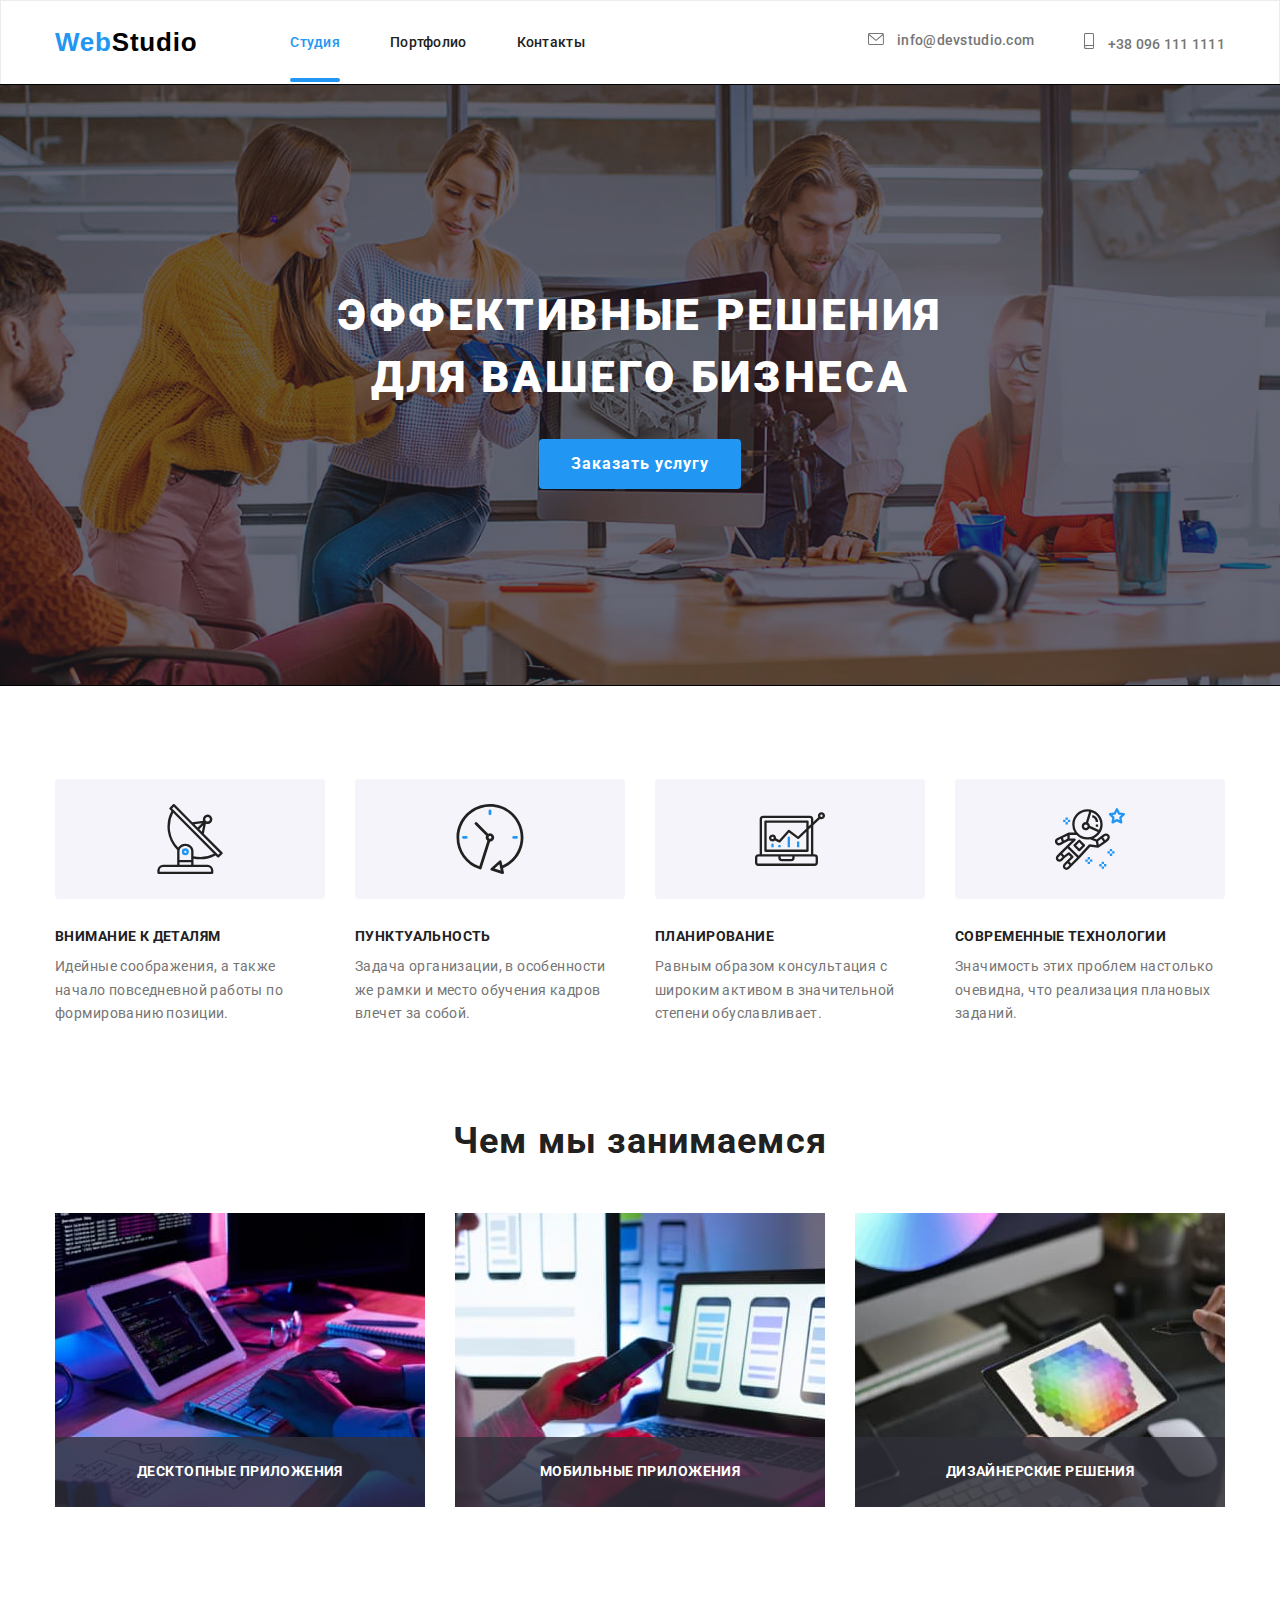
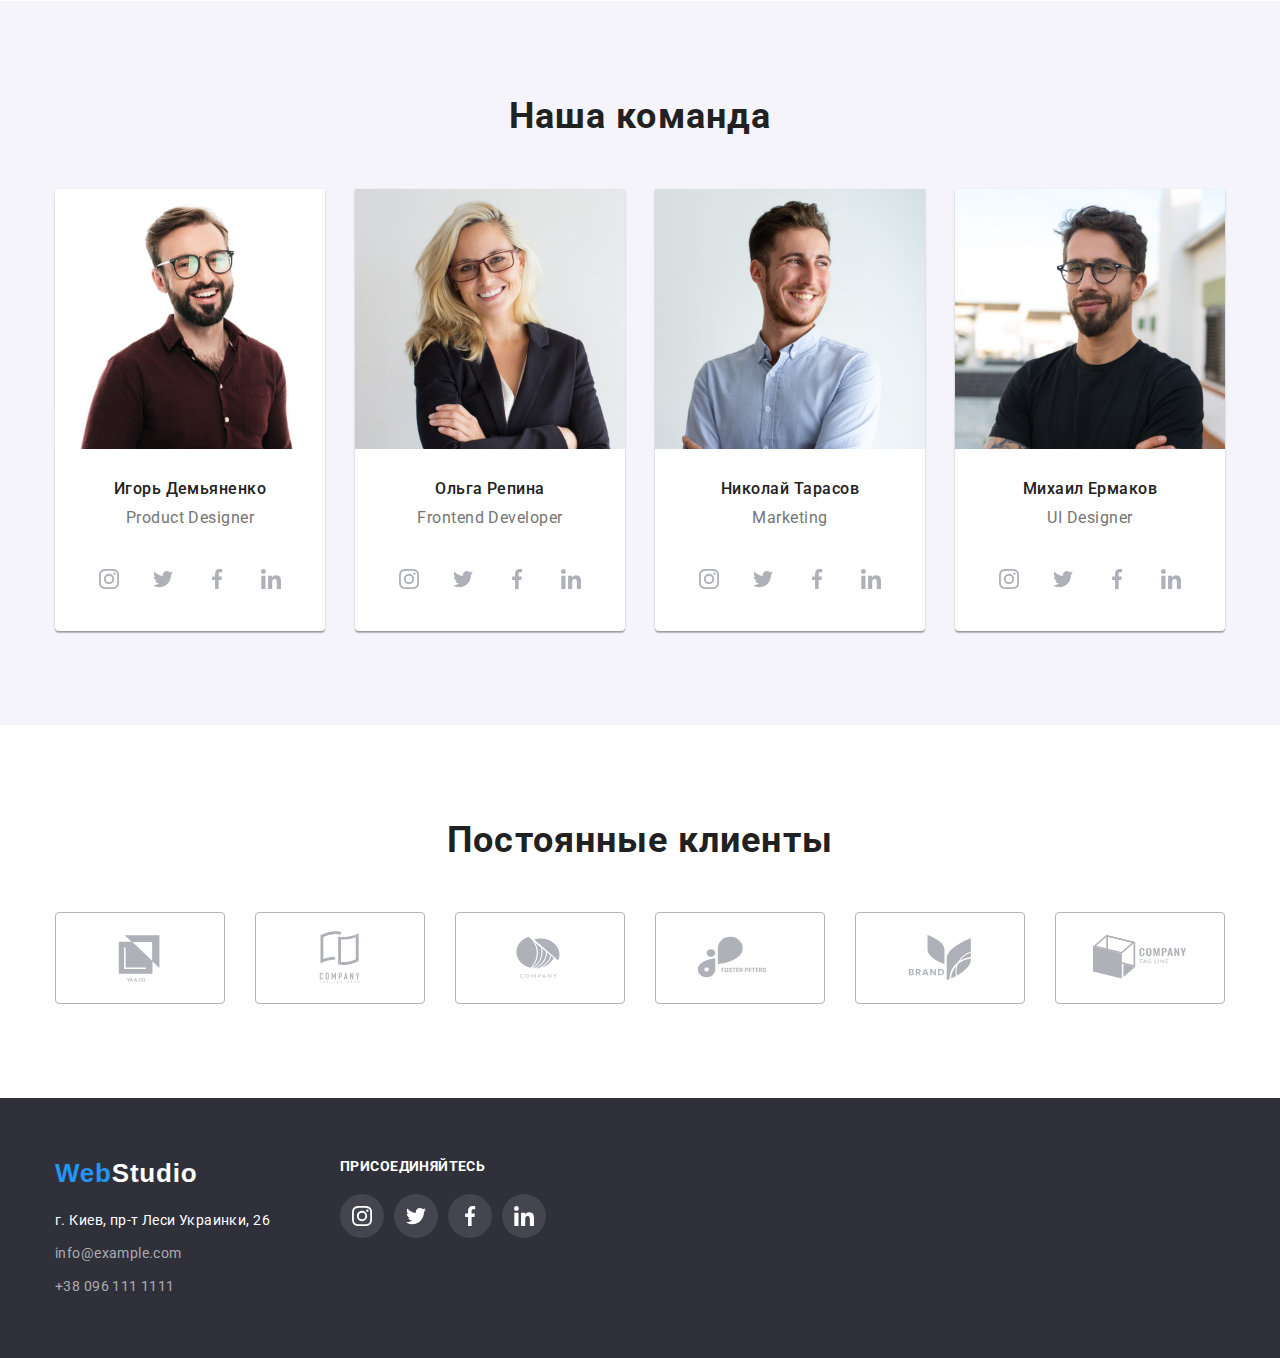
<file: index.html>
<!DOCTYPE html>
<html lang="en">

<head>
    <meta charset="UTF-8">
    <meta http-equiv="X-UA-Compatible" content="IE=edge">
    <meta name="viewport" content="width=device-width, initial-scale=1.0">
    <title>Главная</title>
    <link rel=“preconnect” href=“https://fonts.googleapis.com”>
    <link rel=“preconnect” href=“https://fonts.gstatic.com” crossorigin>
    <link href="https://fonts.googleapis.com/css2?family=Raleway:wght@700&family=Roboto:wght@400;500;700;900&display=swap"
            rel="stylesheet">
    <link rel="stylesheet" href="https://cdnjs.cloudflare.com/ajax/libs/modern-normalize/1.1.0/modern-normalize.min.css">
    <link rel="stylesheet" href="./css/styles.css" />
</head>

<body>

    <header>
        <section class="section-header">
            <div class="container header">
                <nav class="menu">
                    <!-- Logo-->
                    <a class="logo link" href="index.html" title="Логотип компании"><span
                            class="logo-web">Web</span>Studio</a>
                    <!--Menu Nav-->
                    <ul class="menu-nav list">
                        <li class="item"><a class="link current" href="index.html" title="Студия">Студия</a></li>
                        <li class="item"><a class="link" href="portfolio.html" title="Портфолио">Портфолио</a></li>
                        <li class="item"><a class="link" href="#" title="Контакты">Контакты</a></li>
                    </ul>
                </nav>  
                <!-- Tel E-mail-->
                <ul class="header-tel-email list">
                    <li class="item">
                        <a class="link" href="mailto:info@devstudio.com" title="Почтовый адресс">
                            <svg class="icon-envelope" width="16" height="12">
                                <use href="./images/sprite.svg#icon-envelope-hover"></use>
                            </svg>
                        info@devstudio.com</a>
                    </li>
                    <li class="item">
                        <a class="link" href="tel:+380961111111" title="Номер телефона">
                        <svg class="icon-smartphone" width="10" height="16">
                            <use href="./images/sprite.svg#icon-smartphone"></use>
                        </svg>
                        +38 096 111 1111</a>
                    </li>
                </ul>
            </div>
        </section>
    </header>

        <main>
            <!--Шапка-->
            <section class="section hero">
                <div class="container">
                    <h1 class="hero-title">Эффективные решения <br> для вашего бизнеса</h1>
                    <button class="hero-button" type="button" data-modal-open>Заказать услугу</button>
                    <div class="backdrop is-hidden" data-modal>
                        <div class="modal">
                            <svg class="icon-close" width="18" height="18" data-modal-close>
                                <use href="./images/sprite.svg#icon-close"></use>
                            </svg>
                        </div>
                    </div>
                </div>
            </section>
            

            <!--Особенности-->
            <section class="section features">
                <div class="container">
                    <h2 class="visually-hidden">Чем мы занимаемся</h2>
                    <ul class="features list">
                        <!--Feature1-->
                        <li class="item">
                            <div class="icon-features-thumb">
                                <svg class="icon-antenna-1" width="70" height="70">
                                    <use href="./images/sprite.svg#icon-antenna-1"></use>
                                </svg>
                            </div>
                            <h3 class="title">Внимание к деталям</h3>
                            <p class="text">Идейные соображения, а также начало повседневной работы по формированию позиции.</p>
                        </li>
                        <!--Feature2-->
                        <li class="item">
                            <div class="icon-features-thumb">
                                <svg class="icon-clock-1" width="70" height="70">
                                    <use href="./images/sprite.svg#icon-clock-1"></use>
                                </svg>
                            </div>
                            <h3 class="title">Пунктуальность</h3>
                            <p class="text">Задача организации, в особенности же рамки и место обучения кадров влечет за собой.</p>
                        </li>
                        <!--Feature3-->
                        <li class="item">
                            <div class="icon-features-thumb">
                                <svg class="icon-diagram-1" width="70" height="70">
                                    <use href="./images/sprite.svg#icon-diagram-1"></use>
                                </svg>
                            </div>
                            <h3 class="title">Планирование</h3>
                            <p class="text">Равным образом консультация с широким активом в значительной степени обуславливает.</p>
                        </li>
                        <!--Feature4-->
                        <li class="item">
                            <div class="icon-features-thumb">
                                <svg class="icon-astronaut-1" width="70" height="70">
                                    <use href="./images/sprite.svg#icon-astronaut-1"></use>
                                </svg>
                            </div>
                            <h3 class="title">Современные технологии</h3>
                            <p class="text">Значимость этих проблем настолько очевидна, что реализация плановых заданий.</p>
                        </li>
                    </ul>
                </div>
            </section>

            <!--Чем мы занимаемся-->
            <section class="section doing">
                <div class="container">
                    <h2>Чем мы занимаемся</h2>
                    <ul class="doing list">
                        <li class="item">
                            <div class="img-thumb">
                                <img src="./images/img-box1.jpg" title="Компьютер" width="370">
                                <div class="img-thumb-text">
                                    <p>Десктопные приложения</p>
                                </div>
                            </div> 
                        </li>
                        <li class="item">
                            <div class="img-thumb">
                                <img src="./images/img-box2.jpg" title="Мобильный телефон" width="370">
                                <div class="img-thumb-text">
                                    <p>Мобильные приложения</p>
                                </div>
                            </div>
                        </li>
                        <li class="item">
                            <div class="img-thumb">
                                <img src="./images/img-box3.jpg" title="Планшет" width="370">
                                <div class="img-thumb-text">
                                    <p>Дизайнерские решения</p>
                                </div>
                            </div>
                        </li>
                    </ul>
                </div>
            </section>


            <!--Наша команда-->
            <section class="section team">
                <div class="container">
                    <h2>Наша команда</h2>
                    <ul class="team list">
                        <!--team card 1-->
                        <li class="item">
                            <img src="./images/img-team1.jpg" alt="Игорь Демьяненко, Product Designer" width="270">
                            <div class="team-box">
                                <h3 class="title">Игорь Демьяненко</h3>
                                <p class="text">Product Designer</p>  
                            </div>
                            <div>
                                <ul class="social-links list">
                                    <li class="social-links">
                                        <a href="#" class="icon-thumb">
                                            <svg class="icon-instagram-2" width="20" height="20">
                                                <use href="./images/sprite.svg#icon-instagram-2"></use>
                                            </svg>
                                        </a>
                                    </li>
                                    <li class="social-links">
                                        <a href="#" class="icon-thumb">
                                            <svg class="icon-twitter-1" width="20" height="20">
                                                <use href="./images/sprite.svg#icon-twitter-1"></use>
                                            </svg>
                                        </a>
                                    </li>
                                    <li class="social-links">
                                        <a href="#" class="icon-thumb">
                                            <svg class="icon-facebook-1" width="20" height="20">
                                                <use href="./images/sprite.svg#icon-facebook-1"></use>
                                            </svg>
                                        </a>
                                    </li>
                                    <li class="social-links">
                                        <a href="#" class="icon-thumb">
                                            <svg class="icon-linkedin-1" width="20" height="20">
                                                <use href="./images/sprite.svg#icon-linkedin-1"></use>
                                            </svg>
                                        </a>
                                    </li>
                                </ul>
                            </div>
                        </li>

                        <!--team card 2-->
                        <li class="item">
                            <img src="./images/img-team2.jpg" alt="Ольга Репина, Frontend Developer" width="270">
                            <div class="team-box">
                                <h3 class="title">Ольга Репина</h3>
                                <p class="text">Frontend Developer</p>
                            </div>
                            <div>
                                <ul class="social-links list">
                                    <li class="social-links">
                                        <a href="#" class="icon-thumb">
                                            <svg class="icon-instagram-2" width="20" height="20">
                                                <use href="./images/sprite.svg#icon-instagram-2"></use>
                                            </svg>
                                        </a>
                                    </li>
                                    <li class="social-links">
                                        <a href="#" class="icon-thumb">
                                            <svg class="icon-twitter-1" width="20" height="20">
                                                <use href="./images/sprite.svg#icon-twitter-1"></use>
                                            </svg>
                                        </a>
                                    </li>
                                    <li class="social-links">
                                        <a href="#" class="icon-thumb">
                                            <svg class="icon-facebook-1" width="20" height="20">
                                                <use href="./images/sprite.svg#icon-facebook-1"></use>
                                            </svg>
                                        </a>
                                    </li>
                                    <li class="social-links">
                                        <a href="#" class="icon-thumb">
                                            <svg class="icon-linkedin-1" width="20" height="20">
                                                <use href="./images/sprite.svg#icon-linkedin-1"></use>
                                            </svg>
                                        </a>
                                    </li>
                                </ul>
                            </div>
                        </li>
                        <!--team card 3-->
                        <li class="item">
                            <img src="./images/img-team3.jpg" alt="Николай Тарасов, Marketing" width="270">
                            <div class="team-box">
                                <h3 class="title">Николай Тарасов</h3>
                                <p class="text">Marketing</p>
                            </div>
                            <div>
                                <ul class="social-links list">
                                    <li class="social-links">
                                        <a href="#" class="icon-thumb">
                                            <svg class="icon-instagram-2" width="20" height="20">
                                                <use href="./images/sprite.svg#icon-instagram-2"></use>
                                            </svg>
                                        </a>
                                    </li>
                                    <li class="social-links">
                                        <a href="#" class="icon-thumb">
                                            <svg class="icon-twitter-1" width="20" height="20">
                                                <use href="./images/sprite.svg#icon-twitter-1"></use>
                                            </svg>
                                        </a>
                                    </li>
                                    <li class="social-links">
                                        <a href="#" class="icon-thumb">
                                            <svg class="icon-facebook-1" width="20" height="20">
                                                <use href="./images/sprite.svg#icon-facebook-1"></use>
                                            </svg>
                                        </a>
                                    </li>
                                    <li class="social-links">
                                        <a href="#" class="icon-thumb">
                                            <svg class="icon-linkedin-1" width="20" height="20">
                                                <use href="./images/sprite.svg#icon-linkedin-1"></use>
                                            </svg>
                                        </a>
                                    </li>
                                </ul>
                            </div>
                        </li>
                        <!--team card 4-->
                        <li class="item">
                            <img src="./images/img-team4.jpg" alt="Михаил Ермаков, UI Designer" width="270">
                            <div class="team-box">
                                <h3 class="title">Михаил Ермаков</h3>
                                <p class="text">UI Designer</p>
                            </div>
                            <div>
                                <ul class="social-links list">
                                    <li class="social-links">
                                        <a href="#" class="icon-thumb">
                                            <svg class="icon-instagram-2" width="20" height="20">
                                                <use href="./images/sprite.svg#icon-instagram-2"></use>
                                            </svg>
                                        </a>
                                    </li>
                                    <li class="social-links">
                                        <a href="#" class="icon-thumb">
                                            <svg class="icon-twitter-1" width="20" height="20">
                                                <use href="./images/sprite.svg#icon-twitter-1"></use>
                                            </svg>
                                        </a>
                                    </li>
                                    <li class="social-links">
                                        <a href="#" class="icon-thumb">
                                            <svg class="icon-facebook-1" width="20" height="20">
                                                <use href="./images/sprite.svg#icon-facebook-1"></use>
                                            </svg>
                                        </a>
                                    </li>
                                    <li class="social-links">
                                        <a href="#" class="icon-thumb">
                                            <svg class="icon-linkedin-1" width="20" height="20">
                                                <use href="./images/sprite.svg#icon-linkedin-1"></use>
                                            </svg>
                                        </a>
                                    </li>
                                </ul>
                            </div>
                        </li>
                    </ul>
                </div>
            </section>

            <!--Постоянные клиенты-->
            <section class="section clients">
                <div class="container">
                    <h2>Постоянные клиенты</h2>
                    <ul class="clients list">
                        <li class="item">
                            <a href="#" class="icon-Logo-thumb">
                                <svg width="106" height="60">
                                    <use href="./images/sprite.svg#icon-Logo"></use>
                                </svg>
                            </a>
                        </li>
                        <li class="item">
                            <a href="#" class="icon-Logo-thumb">
                                <svg width="106" height="60">
                                    <use href="./images/sprite.svg#icon-Logo-2"></use>
                                </svg>
                            </a>
                        </li>
                        <li class="item">
                            <a href="#" class="icon-Logo-thumb">
                                <svg width="106" height="60">
                                    <use href="./images/sprite.svg#icon-Logo-3"></use>
                                </svg>
                            </a>
                        </li>
                        <li class="item">
                            <a href="#" class="icon-Logo-thumb">
                                <svg width="106" height="60">
                                    <use href="./images/sprite.svg#icon-Logo-4"></use>
                                </svg>
                            </a>
                        </li>
                        <li class="item">
                            <a href="#" class="icon-Logo-thumb">
                                <svg width="106" height="60">
                                    <use href="./images/sprite.svg#icon-Logo-5"></use>
                                </svg>
                            </a>
                        </li>
                        <li class="item">
                            <a href="#" class="icon-Logo-thumb">
                                <svg width="106" height="60">
                                    <use href="./images/sprite.svg#icon-Logo-6"></use>
                                </svg>
                            </a>
                        </li>
                    </ul>
                </div>
            </section>

        </main>

    <!--Подвал-->
    <footer>
        <section class="section footer">
            <div class="container footer">
                <div>
                    <!-- Logo-->
                    <a class="logo link" href="index.html" title="Логотип компании"><span class="logo-web">Web</span><span
                            class="footer-logo-studio">Studio</span></a>
                    <!--Address-->
                    <address>
                        <ul class="list">
                            <li class="item"><a class="footer-address link" href="#">г. Киев, пр-т Леси Украинки, 26</a></li>
                            <li class="item"><a class="footer-address-tel-email link" href="mailto:info@example.com"
                                    title="Почтовый адресс">info@example.com</a></li>
                            <li class="item"><a class="footer-address-tel-email link" href="tel:+380961111111"
                                    title="Номер телефона">+38 096 111
                                    1111</a></li>
                        </ul>
                    </address>
                </div>
                <!--Social links-->
                <div class="join">
                    <h4>присоединяйтесь</h4>
                    <ul class="social-links list">
                        <li class="social-links">
                            <a href="#" class="icon-thumb">
                                <svg class="icon-instagram-2" width="20" height="20">
                                    <use href="./images/sprite.svg#icon-instagram-2"></use>
                                </svg>
                            </a>
                        </li>
                        <li class="social-links">
                            <a href="#" class="icon-thumb">
                                <svg class="icon-twitter-1" width="20" height="20">
                                    <use href="./images/sprite.svg#icon-twitter-1"></use>
                                </svg>
                            </a>
                        </li>
                        <li class="social-links">
                            <a href="#" class="icon-thumb">
                                <svg class="icon-facebook-1" width="20" height="20">
                                    <use href="./images/sprite.svg#icon-facebook-1"></use>
                                </svg>
                            </a>
                        </li>
                        <li class="social-links">
                            <a href="#" class="icon-thumb">
                                <svg class="icon-linkedin-1" width="20" height="20">
                                    <use href="./images/sprite.svg#icon-linkedin-1"></use>
                                </svg>
                            </a>
                        </li>
                    </ul>
                </div>
            </div>
        </section>
    </footer>

    <script src="./js/modal.js"></script>

</body>

</html>
</file>
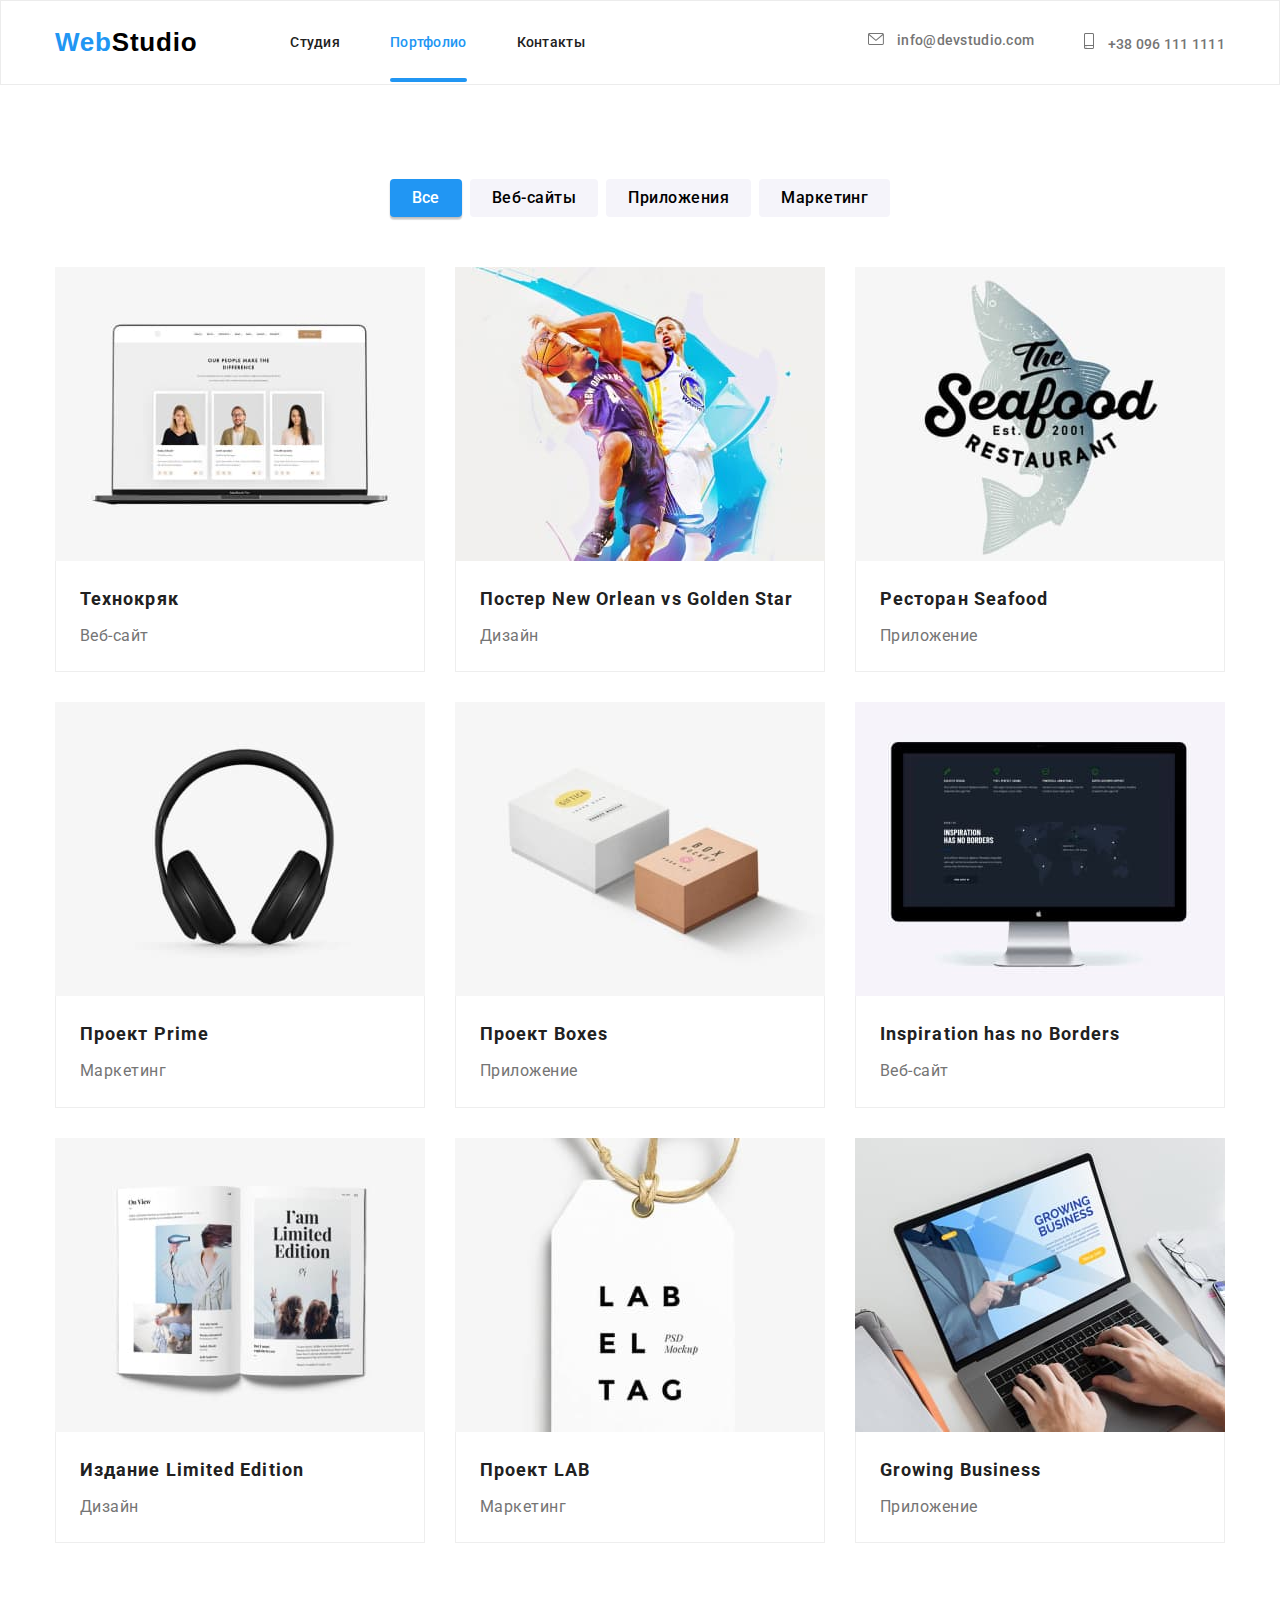
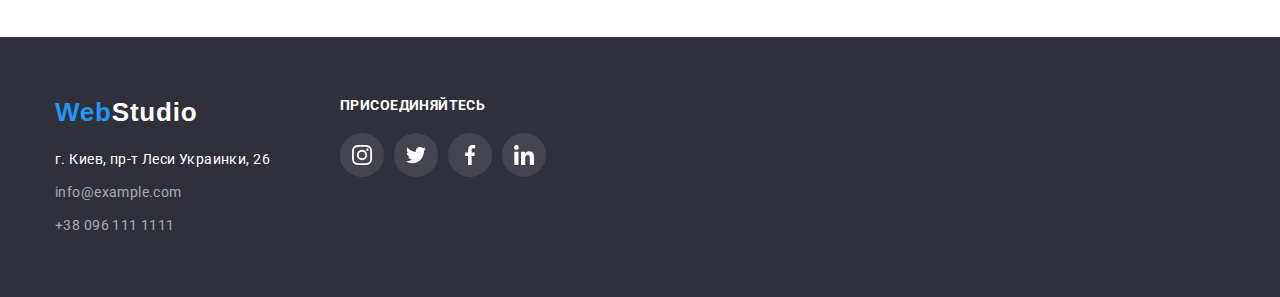
<file: portfolio.html>
<!DOCTYPE html>
<html lang="en">
<head>
    <meta charset="UTF-8">
    <meta http-equiv="X-UA-Compatible" content="IE=edge">
    <meta name="viewport" content="width=device-width, initial-scale=1.0">
    <title>Portfolio</title>
    <!--Шрифт Regular 700,Roboto 400,500,700,900-->
    <link rel=“preconnect” href=“https://fonts.googleapis.com”>
    <link rel=“preconnect” href=“https://fonts.gstatic.com” crossorigin>
    <link href="https://fonts.googleapis.com/css2?family=Raleway:wght@700&family=Roboto:wght@400;500;700;900&display=swap"
        rel="stylesheet">  
    <link rel="stylesheet" href="https://cdnjs.cloudflare.com/ajax/libs/modern-normalize/1.1.0/modern-normalize.min.css">
    <link rel="stylesheet" href="./css/styles.css"/>
</head>

<body>
    
    <header>
        <section class="section-header">
            <div class="container header">
                <div class="backdrop is-hidden">
                </div>
                <nav class="menu">
                    <!-- Logo-->
                    <a class="logo link" href="index.html" title="Логотип компании"><span
                            class="logo-web">Web</span>Studio</a>
                    <!--Menu Nav-->
                    <ul class="menu-nav list">
                        <li class="item"><a class="link" href="index.html" title="Студия">Студия</a></li>
                        <li class="item"><a class="link current" href="portfolio.html" title="Портфолио">Портфолио</a></li>
                        <li class="item"><a class="link" href="#" title="Контакты">Контакты</a></li>
                    </ul>
                </nav>
                <!-- Tel E-mail-->
                <ul class="header-tel-email list">
                    <li class="item">
                        <a class="link" href="mailto:info@devstudio.com" title="Почтовый адресс">
                            <svg class="icon-envelope" width="16" height="12">
                                <use href="./images/sprite.svg#icon-envelope-hover"></use>
                            </svg>
                            info@devstudio.com</a>
                    </li>
                    <li class="item">
                        <a class="link" href="tel:+380961111111" title="Номер телефона">
                            <svg class="icon-smartphone" width="10" height="16">
                                <use href="./images/sprite.svg#icon-smartphone"></use>
                            </svg>
                            +38 096 111 1111</a>
                    </li>
                </ul>
            </div>
        </section>
    </header>

    <!--Портфолио-->
    <main>
        <section class="section projects">
            <div class="container">
                <h1 class="visually-hidden">Projects</h1><!--спрятать надо-->
                
                <!--filters-->
                <ul class="filters list">
                    <li class="item"><button class="filters-button active" type="button">Все</button></li>
                    <li class="item"><button class="filters-button" type="button">Веб-сайты</button></li>
                    <li class="item"><button class="filters-button" type="button">Приложения</button></li>
                    <li class="item"><button class="filters-button" type="button">Маркетинг</button></li>  
                </ul>

                <!--Projects-->
                <ul class="project list">
                    <!--project 1-->
                    <li class="item"> 
                        <a href="#" class="link">
                            <div class="project-thumb">
                                <img src="./images/project_1.jpg" alt="Компьютер" width="370">
                                <p class="project-thumb-title">Технокряк это современная площадка распространения коронавируса. Компании используют эту платформу для цифрового
                                шпионажа и атак на защищённые сервера конкурентов.</p>
                            </div>
                            <div class="border">
                                <h2 class="project-title">Технокряк</h2>
                                <p class="project-text">Веб-сайт</p>
                            </div>
                        </a>
                    </li>
                    <!--project 2-->
                    <li class="item">
                        <a href="#" class="link">
                            <div class="project-thumb">
                                <img src="./images/project_2.jpg" alt="Игра в баскетбол" width="370">
                                <p class="project-thumb-title">Технокряк это современная площадка распространения коронавируса. Компании используют эту
                                платформу для цифрового
                                шпионажа и атак на защищённые сервера конкурентов.</p>
                            </div>
                            <div class="border">
                                <h2 class="project-title">Постер New Orlean vs Golden Star</h2>
                                <p class="project-text">Дизайн</p>
                            </div>
                        </a>
                    </li>
                    <!--project 3-->
                    <li class="item">
                        <a href="#" class="link">
                            <div class="project-thumb">
                                <img src="./images/project_3.jpg" alt="Логотип ресторана Морской еды" width="370">
                                <p class="project-thumb-title">Технокряк это современная площадка распространения коронавируса. Компании используют эту
                                платформу для цифрового
                                шпионажа и атак на защищённые сервера конкурентов.</p>
                            </div>
                            <div class="border">
                                <h2 class="project-title">Ресторан Seafood</h2>
                                <p class="project-text">Приложение</p>
                            </div>
                        </a>
                    </li>
                    <!--project 4-->
                    <li class="item">
                        <a href="#" class="link">
                            <div class="project-thumb">
                                <img src="./images/project_4.jpg" alt="Наушники" width="370">
                                <p class="project-thumb-title">Технокряк это современная площадка распространения коронавируса. Компании используют эту
                                платформу для цифрового
                                шпионажа и атак на защищённые сервера конкурентов.</p>
                            </div>
                            <div class="border">
                                <h2 class="project-title">Проект Prime</h2>
                                <p class="project-text">Маркетинг</p>
                            </div>
                        </a>    
                    </li>
                    <!--project 5-->
                    <li class="item">
                        <a href="#" class="link">
                            <div  class="project-thumb">
                                <img src="./images/project_5.jpg" alt="Коробки" width="370">
                                <p class="project-thumb-title">Технокряк это современная площадка распространения коронавируса. Компании используют эту
                                платформу для цифрового
                                шпионажа и атак на защищённые сервера конкурентов.</p>
                            </div>
                            <div class="border">
                                <h2 class="project-title">Проект Boxes</h2>
                                <p class="project-text">Приложение</p>
                            </div>
                        </a>
                    </li>
                    <!--project 6-->
                    <li class="item">
                        <a href="#" class="link">
                            <div class="project-thumb">
                                <img src="./images/project_6.jpg" alt="Компьютер" width="370">
                                <p class="project-thumb-title">Технокряк это современная площадка распространения коронавируса. Компании используют эту
                                платформу для цифрового
                                шпионажа и атак на защищённые сервера конкурентов.</p>
                            </div>
                            <div class="border">
                                <h2 class="project-title">Inspiration has no Borders</h2>
                                <p class="project-text">Веб-сайт</p>
                            </div>
                        </a>
                    </li>
                    <!--project 7-->
                    <li class="item">
                        <a href="#" class="link">
                            <div class="project-thumb">
                                <img src="./images/project_7.jpg" alt="Книга" width="370">
                                <p class="project-thumb-title">Технокряк это современная площадка распространения коронавируса. Компании используют эту
                                платформу для цифрового
                                шпионажа и атак на защищённые сервера конкурентов.</p>
                            </div>
                            <div class="border">
                                <h2 class="project-title">Издание Limited Edition</h2>
                                <p class="project-text">Дизайн</p>
                            </div>
                        </a>
                    </li>
                    <!--project 8-->
                    <li class="item">
                        <a href="#" class="link">
                            <div class="project-thumb">
                                <img src="./images/project_8.jpg" alt="Этикетка" width="370">
                                <p class="project-thumb-title">Технокряк это современная площадка распространения коронавируса. Компании используют эту
                                платформу для цифрового
                                шпионажа и атак на защищённые сервера конкурентов.</p>
                            </div>
                            <div class="border">
                                <h2 class="project-title">Проект LAB</h2>
                                <p class="project-text">Маркетинг</p>
                            </div>
                        </a>
                    </li>
                    <!--project 9-->
                    <li class="item">
                        <a href="#" class="link">
                            <div class="project-thumb">
                                <img src="./images/project_9.jpg" alt="Ноутбук" width="370">
                                <p class="project-thumb-title">Технокряк это современная площадка распространения коронавируса. Компании используют эту
                                платформу для цифрового
                                шпионажа и атак на защищённые сервера конкурентов.</p>
                            </div>
                            <div class="border">
                                <h2 class="project-title">Growing Business</h2>
                                <p class="project-text">Приложение</p>
                            </div>
                        </a>
                    </li>
                </ul>   
            </div>
        </section>
    </main>
    
    <!--Подвал-->
    <footer>
        <section class="section footer">
            <div class="container footer">
                <div>
                    <!-- Logo-->
                    <a class="logo link" href="index.html" title="Логотип компании"><span class="logo-web">Web</span><span
                            class="footer-logo-studio">Studio</span></a>
                    <!--Address-->
                    <address>
                        <ul class="list">
                            <li class="item"><a class="footer-address link" href="#">г. Киев, пр-т Леси Украинки, 26</a>
                            </li>
                            <li class="item"><a class="footer-address-tel-email link" href="mailto:info@example.com"
                                    title="Почтовый адресс">info@example.com</a></li>
                            <li class="item"><a class="footer-address-tel-email link" href="tel:+380961111111"
                                    title="Номер телефона">+38 096 111
                                    1111</a></li>
                        </ul>
                    </address>
                </div>
                <!--Social links-->
                <div class="join">
                    <h4>присоединяйтесь</h4>
                    <ul class="social-links list">
                        <li class="social-links">
                            <a href="#" class="icon-thumb">
                                <svg class="icon-instagram-2" width="20" height="20">
                                    <use href="./images/sprite.svg#icon-instagram-2"></use>
                                </svg>
                            </a>
                        </li>
                        <li class="social-links">
                            <a href="#" class="icon-thumb">
                                <svg class="icon-twitter-1" width="20" height="20">
                                    <use href="./images/sprite.svg#icon-twitter-1"></use>
                                </svg>
                            </a>
                        </li>
                        <li class="social-links">
                            <a href="#" class="icon-thumb">
                                <svg class="icon-facebook-1" width="20" height="20">
                                    <use href="./images/sprite.svg#icon-facebook-1"></use>
                                </svg>
                            </a>
                        </li>
                        <li class="social-links">
                            <a href="#" class="icon-thumb">
                                <svg class="icon-linkedin-1" width="20" height="20">
                                    <use href="./images/sprite.svg#icon-linkedin-1"></use>
                                </svg>
                            </a>
                        </li>
                    </ul>
                </div>
            </div>
        </section>
    </footer>

</body>
</html>
</file>
<file: css/styles.css>
:root {
  --logo-color: #2196f3;
  --body-color: #212121;
  --tel-color: #757575;
  --footer-tel-color: rgba(255, 255, 255, 0.6);
  --footer-logo-color: #ffffff;
  --button-color: #f5f4fa;
  --logo-studio: #000000;
  --button-hero: #188ce8;
  --button-hero-shadow: rgba(0, 0, 0, 0.15);
  --hero-footer-bg: #2f303a;
  --header-border: #ececec;
  --project-item-border: #eeeeee;
  --timing-function: cubic-bezier(0.4, 0, 0.2, 1);
}

body {
  color: var(--body-color);
  background-color: var(--footer-logo-color);
  font-family: "Roboto", ‘Raleway’ sans-serif;
  font-style: normal;
}

h1,
h2,
h3,
h4,
p,
.list {
  list-style: none;
  padding: 0;
  margin: 0;
}

img {
  display: block;
  max-width: 100%;
  height: auto;
}

a {
  display: block;
}

.link {
  text-decoration: none;
}

.section {
  padding-top: 94px;
  padding-bottom: 94px;
}

.container {
  margin-left: auto;
  margin-right: auto;
  padding: 0 15px;
  width: 1200px;
}

/* Модальное окно */

.backdrop {
  position: fixed;
  width: 100%;
  height: 100%;
  top: 0;
  left: 0;
  background: rgba(0, 0, 0, 0.2);
  opacity: 1;
  z-index: 2;
  transition: opacity 250ms cubic-bezier(0.4, 0, 0.2, 1);
}

.backdrop.is-hidden {
  opacity: 0;
  pointer-events: none;
  visibility: initial;
}

.backdrop.is-hidden .modal {
  transform: translate(-50%, -50%) scale(0.2);
}

.modal {
  position: absolute;

  top: 50%;
  left: 50%;

  min-width: 528px;
  min-height: 581px;

  background-color: #ffffff;
  box-shadow: 0px 1px 3px rgba(0, 0, 0, 0.12), 0px 1px 1px rgba(0, 0, 0, 0.14),
    0px 2px 1px rgba(0, 0, 0, 0.2);
  border-radius: 4px;

  transform: translate(-50%, -50%) scale(0.9);
  /*transition-duration: 250ms;
  transition-timing-function: cubic-bezier(0.4, 0, 0.2, 1);
  transition-property: transform;*/
  transition: transform 250ms var(--timing-function);
}

.icon-close {
  display: block;
  width: 30px;
  height: 30px;
  padding: 6px;
  margin-top: 8px;
  margin-left: 490px;
  background: #ffffff;
  border: 1px solid rgba(0, 0, 0, 0.1);
  border-radius: 50% 50%;
  transition: background 250ms var(--timing-function),
    fill 250ms var(--timing-function);
}

.icon-close:hover,
.icon-close:focus {
  fill: #ffffff;
  background: var(--logo-color);
}

/* Хедер */

.section-header {
  border: 1px solid var(--header-border);
}

.container.header {
  display: flex;
  align-items: center;
}

.menu {
  display: flex;
  align-items: center;
}

.logo {
  color: var(--logo-studio);

  font-weight: 700;
  font-size: 26px;
  line-height: 1.19;
  letter-spacing: 0.03em;
  font-family: ‘Raleway’, ‘Roboto’, sans-serif;
}

.logo-web {
  color: var(--logo-color);
}

.menu-nav {
  display: flex;
  flex-wrap: wrap;
  margin-left: 93px;
}

.menu-nav .link {
  display: block;
  padding-top: 32px;
  padding-bottom: 32px;

  color: var(--body-color);

  font-weight: 500;
  font-size: 14px;
  line-height: 1.1;
  letter-spacing: 0.02em;
  fill: Solid;

  transition: color 250ms var(--timing-function);
}

.menu-nav .item:not(:last-child) {
  margin-right: 50px;
}

.menu-nav .current {
  color: var(--logo-color);
}

.menu-nav .item {
  position: relative;
}

.menu-nav .current::after {
  position: absolute;
  display: block;
  content: "";
  width: 100%;
  height: 4px;
  bottom: 0;
  background: #2196f3;
  border-radius: 2px;
}

.header-tel-email {
  display: flex;
  margin-left: auto;
}

.icon-smartphone,
.icon-envelope {
  vertical-align: baseline;
  margin-right: 10px;
  fill: var(--tel-color);
  transition: fill 250ms var(--timing-function);
}

.link:focus .icon-smartphone,
.link:hover .icon-smartphone,
.link:focus .icon-envelope,
.link:hover .icon-envelope {
  fill: var(--logo-color);
}

.header-tel-email .link {
  display: block;
  align-items: center;

  padding-top: 32px;
  padding-bottom: 32px;

  color: var(--tel-color);

  font-weight: 500;
  font-size: 14px;
  line-height: 1.1;
  letter-spacing: 0.02em;

  transition: color 250ms var(--timing-function);
}

.header-tel-email .item + .item {
  margin-left: 50px;
}

.header-tel-email .link:hover,
.header-tel-email .link:focus,
.menu-nav .link:hover,
.menu-nav .link:focus,
.footer-address-tel-email:hover,
.footer-address-tel-email:focus,
.footer-address:hover,
.footer-address:focus {
  color: var(--logo-color);
}

/*--Шапка--*/

.section.hero {
  background: var(--hero-footer-bg);
  padding-top: 200px;
  padding-bottom: 200px;
  text-align: center;
  max-width: 1600px;
  height: 600px;
  margin-left: auto;
  margin-right: auto;
  outline: 1px solid black;
  background-image: linear-gradient(
      to right,
      rgba(47, 48, 58, 0.4),
      rgba(47, 48, 58, 0.4)
    ),
    url("../images/Img-16.jpg");
  background-repeat: no-repeat;
  background-position: center;
  background-size: cover;
}

.hero-title {
  margin-bottom: 30px;
  font-weight: 900;
  font-size: 44px;
  line-height: 1.4;
  letter-spacing: 0.06em;
  text-transform: uppercase;
  color: var(--footer-logo-color);
}

.hero-button {
  font-family: "Roboto", ‘Raleway’ sans-serif;
  font-style: normal;
  background: var(--logo-color);
  color: var(--footer-logo-color);
  font-weight: 700;
  font-size: 16px;
  line-height: 1.9;
  letter-spacing: 0.06em;
  cursor: pointer;

  border-radius: 4px;
  display: inline-block;
  padding: 10px 32px;
  min-width: 136px;
  border: 0;

  fill: Solid;
  offset: 0px, 4px rgba(0, 0, 0, 0.15);

  transition: background 250ms var(--timing-function),
    box-shadow 250ms var(--timing-function);
}

.hero-button:hover,
.hero-button:focus {
  background: #188ce8;
  box-shadow: 0px 4px 4px var(--button-hero-shadow);
}

/*--Особенности--*/

.visually-hidden {
  /* Скрыли h2 на главной и в портфолио */
  position: absolute;
  clip: rect(0 0 0 0);
  width: 1px;
  height: 1px;
  margin: -1px;
}

.features.list {
  display: flex;
}

.features .item {
  width: 270px;
}

.features .item:not(:nth-child(4)) {
  margin-right: 30px;
}

.features .title {
  font-weight: 700;
  font-size: 14px;
  line-height: 1.1;
  letter-spacing: 0.03em;
  text-transform: uppercase;

  margin-bottom: 10px;
}

.features .text {
  font-size: 14px;
  line-height: 1.7;
  letter-spacing: 0.03em;
  color: var(--tel-color);
}

.icon-features-thumb {
  display: flex;
  align-items: center;
  justify-content: center;
  width: 270px;
  height: 120px;
  background: #f5f4fa;
  border-radius: 4px;
  margin-bottom: 30px;
}

/*--Чем мы занимаемся--*/

.section.doing {
  padding-top: 0;
  padding-bottom: 94px;
}

.doing.list {
  padding-top: 50px;
  display: flex;
}

.doing .item + .item {
  width: 370px;
  margin-left: 30px;
}

.section.clients h2,
.section.doing h2,
.section.team h2 {
  font-weight: 700;
  font-size: 36px;
  line-height: 1.2;
  letter-spacing: 0.03em;
  text-align: center;
}

.img-thumb {
  position: relative;
  display: flex;
  align-items: flex-end;

  z-index: 1;
}

.img-thumb-text {
  display: flex;
  justify-content: center;
  align-items: center;
  position: absolute;

  height: 70px;
  width: 370px;

  background: rgba(47, 48, 58, 0.8);
}

.img-thumb-text p {
  font-family: Roboto;
  font-style: normal;
  font-weight: bold;
  font-size: 14px;
  line-height: 1.14;

  letter-spacing: 0.03em;
  text-transform: uppercase;

  color: #ffffff;
}

/*--Постоянные клиенты--*/
.clients.list {
  display: flex;
  justify-content: space-between;
  margin-top: 50px;
}

.icon-Logo-thumb {
  display: flex;
  justify-content: center;
  align-items: center;
  width: 170px;
  height: 92px;

  border: 1px solid #afb1b8;
  border-radius: 4px;

  transition: border 250ms var(--timing-function);
}

.icon-Logo-thumb:focus,
.icon-Logo-thumb:hover {
  border: 1px solid var(--logo-color);
}

.icon-Logo-thumb svg {
  fill: #afb1b8;
  transition: fill 250ms var(--timing-function);
}

.icon-Logo-thumb:focus svg,
.icon-Logo-thumb:hover svg {
  fill: var(--logo-color);
}

/*--Наша команда--*/

.section.team {
  background-color: var(--button-color);
}

.team.list {
  display: flex;
  flex-wrap: wrap;
  padding-top: 50px;
}

.team .item + .item {
  width: 270px;
  margin-left: 30px;
}

.team .item {
  text-align: center;

  background: var(--footer-logo-color);

  box-shadow: 0px 1px 3px rgba(0, 0, 0, 0.12), 0px 1px 1px rgba(0, 0, 0, 0.14),
    0px 2px 1px rgba(0, 0, 0, 0.2);
  border-radius: 0px 0px 4px 4px;
}

.team-box .title {
  font-weight: 500;
  font-size: 16px;
  line-height: 1.2;
  letter-spacing: 0.03em;

  margin-bottom: 10px;
}

.team-box {
  margin-bottom: 30px;
  margin-top: 30px;
}

.team-box .text {
  font-size: 16px;
  line-height: 1.2;
  letter-spacing: 0.03em;
  color: var(--tel-color);
}

.social-links.list {
  display: flex;
  justify-content: space-between;
  margin: 16px 32px 30px 32px;
}

.icon-thumb {
  display: flex;
  padding: 12px;
  width: 44;
  height: 44;
  fill: #afb1b8;
  border-radius: 50%;
  transition: background 250ms var(--timing-function),
    fill 250ms var(--timing-function);
}

.icon-thumb:hover,
.icon-thumb:focus {
  fill: var(--footer-logo-color);
  background: var(--logo-color);
}

/*--Портфолио--*/

.filters {
  display: flex;
  align-items: center;
  justify-content: center;
  margin-bottom: 50px;
  margin-right: 0;
}

.filters-button {
  display: inline-block;
  padding: 6px 22px;
  min-width: 29px;

  font-family: "Roboto", ‘Raleway’ sans-serif;
  font-style: normal;
  background: var(--button-color);
  border-radius: 4px;
  font-weight: 500;
  font-size: 16px;
  line-height: 1.6;
  letter-spacing: 0.03em;
  cursor: pointer;
  border: 0;

  transition: background 250ms var(--timing-function),
    color 250ms var(--timing-function);
}

.filters-button:hover,
.filters-button:focus {
  background: var(--logo-color);
  color: var(--footer-logo-color);
  box-shadow: 0px 3px 1px rgba(0, 0, 0, 0.1), 0px 1px 2px rgba(0, 0, 0, 0.08),
    0px 2px 2px rgba(0, 0, 0, 0.12);
}

.filters-button.active {
  background: var(--logo-color);
  color: var(--footer-logo-color);
  box-shadow: 0px 3px 1px rgba(0, 0, 0, 0.1), 0px 1px 2px rgba(0, 0, 0, 0.08),
    0px 2px 2px rgba(0, 0, 0, 0.12);
}

.filters .item + .item {
  margin-left: 8px;
}

.project.list {
  display: flex;
  flex-wrap: wrap;
}

.project .item {
  width: 370px;
}

.border {
  border-left: 1px solid var(--project-item-border);
  border-right: 1px solid var(--project-item-border);
  border-bottom: 1px solid var(--project-item-border);

  padding-top: 20px;
  padding-bottom: 20px;
  padding-left: 24px;
}

.project .item:not(:nth-child(3n)) {
  margin-right: 30px;
}

.project .item:not(:nth-last-child(-n + 3)) {
  margin-bottom: 30px;
}

.project .link {
  transition: box-shadow 250ms var(--timing-function);
}

.project .link:hover,
.project .link:focus {
  box-shadow: 0px 1px 1px rgba(0, 0, 0, 0.12), 0px 4px 4px rgba(0, 0, 0, 0.06),
    1px 4px 6px rgba(0, 0, 0, 0.16);
}

.project-title {
  font-family: "Roboto", ‘Raleway’ sans-serif;
  font-style: normal;
  font-weight: 700;
  font-size: 18px;
  letter-spacing: 0.06em;
  line-height: 2;
  color: var(--body-color);

  margin-bottom: 4px;
}

.project-text {
  color: var(--tel-color);
  letter-spacing: 0.03em;
  line-height: 1.9;
}

.project-thumb {
  position: relative;
  overflow: hidden;
}

.project-thumb-title,
.project-thumb::before {
  display: inline-block;
  position: absolute;
  content: "";
  top: 0;
  left: 0;
  width: 100%;
  height: 100%;

  transition: transform 250ms var(--timing-function);
  transform: translateY(100%);
}

.project-thumb::before {
  background: rgba(33, 150, 243, 0.9);
}

.project-thumb-title {
  padding: 63px 24px;

  font-family: Roboto;
  font-style: normal;
  font-weight: normal;
  font-size: 18px;
  line-height: 28px;
  letter-spacing: 0.03em;

  color: #ffffff;
}

.project .item:focus .project-thumb-title,
.project .item:focus .project-thumb::before,
.project .item:hover .project-thumb-title,
.project .item:hover .project-thumb::before {
  transform: translateY(0);
  transition: transform 1250ms var(--timing-function);
}

/*--Подвал--*/

.section.footer {
  background: var(--hero-footer-bg);
  padding-top: 60px;
  padding-bottom: 60px;
}

.footer .logo {
  display: block;
  margin-bottom: 20px;
}

.footer-logo-studio {
  color: var(--footer-logo-color);
}

.footer .item:not(:nth-child(3)) {
  margin-bottom: 9px;
}

.footer-address {
  color: var(--footer-logo-color);
  font-size: 14px;
  letter-spacing: 0.03em;
  font-style: normal;
  font-weight: 400;
  line-height: 1.7;
}

.footer-address-tel-email {
  color: rgba(255, 255, 255, 0.6);
  font-size: 14px;
  letter-spacing: 0.03em;
  line-height: 1.7;
  font-style: normal;
  font-weight: 400;
}

.footer .link {
  transition: color 250ms cubic-bezier(0.4, 0, 0.2, 1);
}

h4 {
  font-family: Roboto;
  font-style: normal;
  font-weight: bold;
  font-size: 14px;
  line-height: 16px;
  letter-spacing: 0.03em;
  text-transform: uppercase;

  color: #ffffff;

  margin-bottom: 20px;
}

.container.footer {
  display: flex;
}

.join {
  margin-bottom: 12px;
  margin-left: 70px;
}

.join .social-links {
  margin: 0;
}

.join .icon-thumb {
  fill: white;
  background: rgba(255, 255, 255, 0.1);
  transition: background 250ms var(--timing-function);
}

.join .icon-thumb:focus,
.join .icon-thumb:hover {
  background: var(--logo-color);
}

.join .icon-thumb:not(:nth-child(4)) {
  margin-right: 10px;
}
</file>
